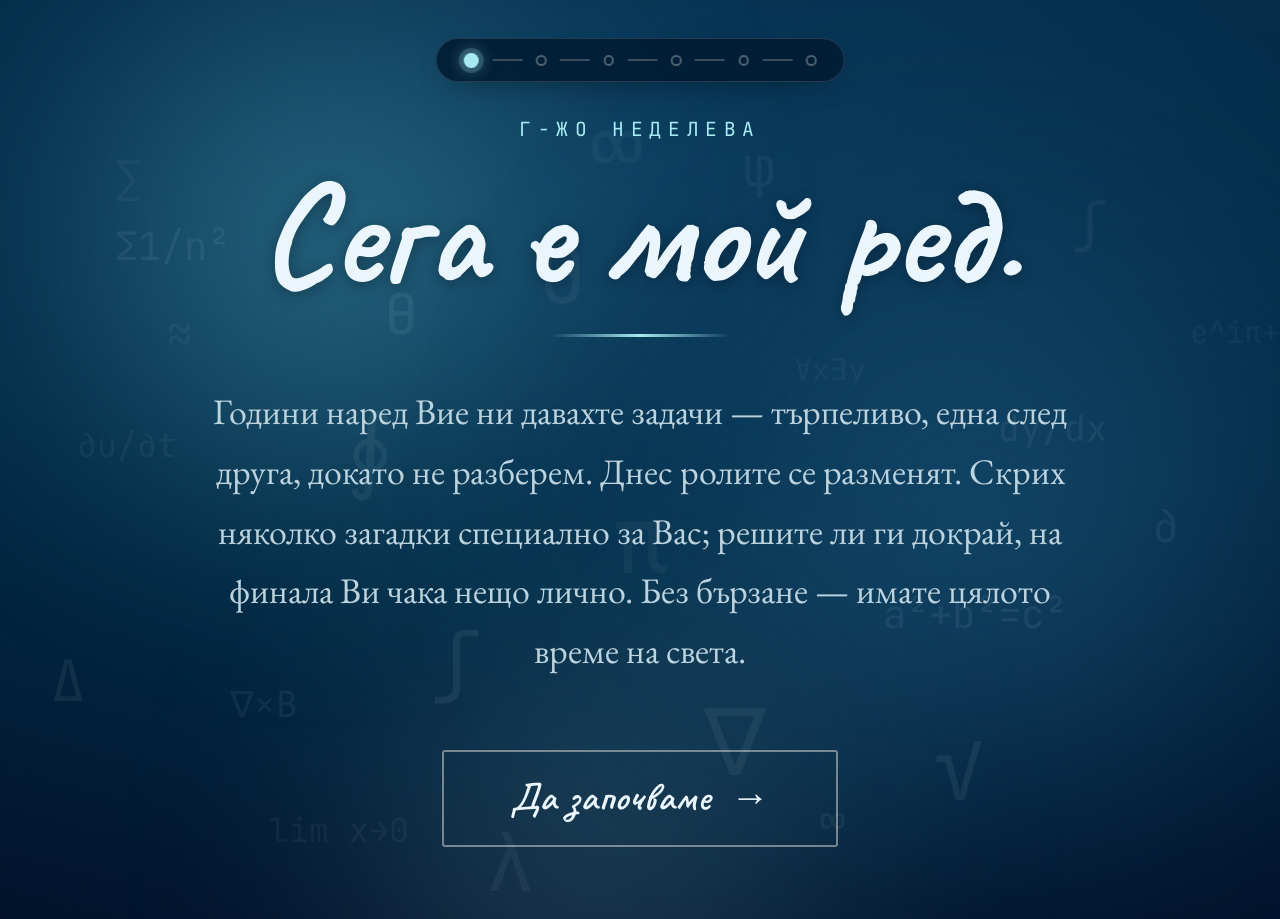
<file: site/index.html>
<!DOCTYPE html>
<html lang="bg">
<head>
<meta charset="utf-8">
<meta name="viewport" content="width=device-width,initial-scale=1,viewport-fit=cover">
<meta name="theme-color" content="#022b46">
<title>Сега е мой ред</title>
<meta name="description" content="Малка игра със задачи — и една изненада на финала.">
<meta property="og:title" content="Сега е мой ред.">
<meta property="og:description" content="Няколко загадки, скрити специално за Вас.">
<meta property="og:type" content="website">
<link rel="icon" href="data:image/svg+xml,%3Csvg xmlns='http://www.w3.org/2000/svg' viewBox='0 0 100 100'%3E%3Ctext y='.9em' font-size='90'%3E%E2%88%9E%3C/text%3E%3C/svg%3E">
<link rel="preconnect" href="https://fonts.googleapis.com">
<link rel="preconnect" href="https://fonts.gstatic.com" crossorigin>
<link href="https://fonts.googleapis.com/css2?family=Caveat:wght@500;600;700&family=EB+Garamond:ital,wght@0,400;0,500;0,600;1,400&family=JetBrains+Mono:wght@300;400;500&display=swap" rel="stylesheet">
<link rel="stylesheet" href="assets/style.css">
</head>
<body>
<main class="screen">
  <div class="progress" data-progress="0"></div>
  <div class="aurora" aria-hidden="true"><i></i><i></i><i></i></div>
  <div class="grain" aria-hidden="true"></div>
  <div class="symbols" data-symbols></div>

  <div class="content">
    <p class="eyebrow fade-1">г-жо&nbsp;Неделева</p>
    <h1 class="hero fade-2">Сега е мой ред.</h1>
    <div class="rule fade-3"></div>
    <p class="lead fade-3">Години наред Вие ни давахте задачи — търпеливо, една след друга, докато не разберем. Днес ролите се разменят. Скрих няколко загадки специално за Вас; решите ли ги докрай, на финала Ви чака нещо лично. Без бързане — имате цялото време на света.</p>
    <a class="btn fade-4" href="zadacha-1.html" style="margin-top:clamp(30px,6vw,69px)">Да започваме&nbsp;&nbsp;→</a>
  </div>
</main>
<script src="assets/app.js"></script>
</body>
</html>
</file>
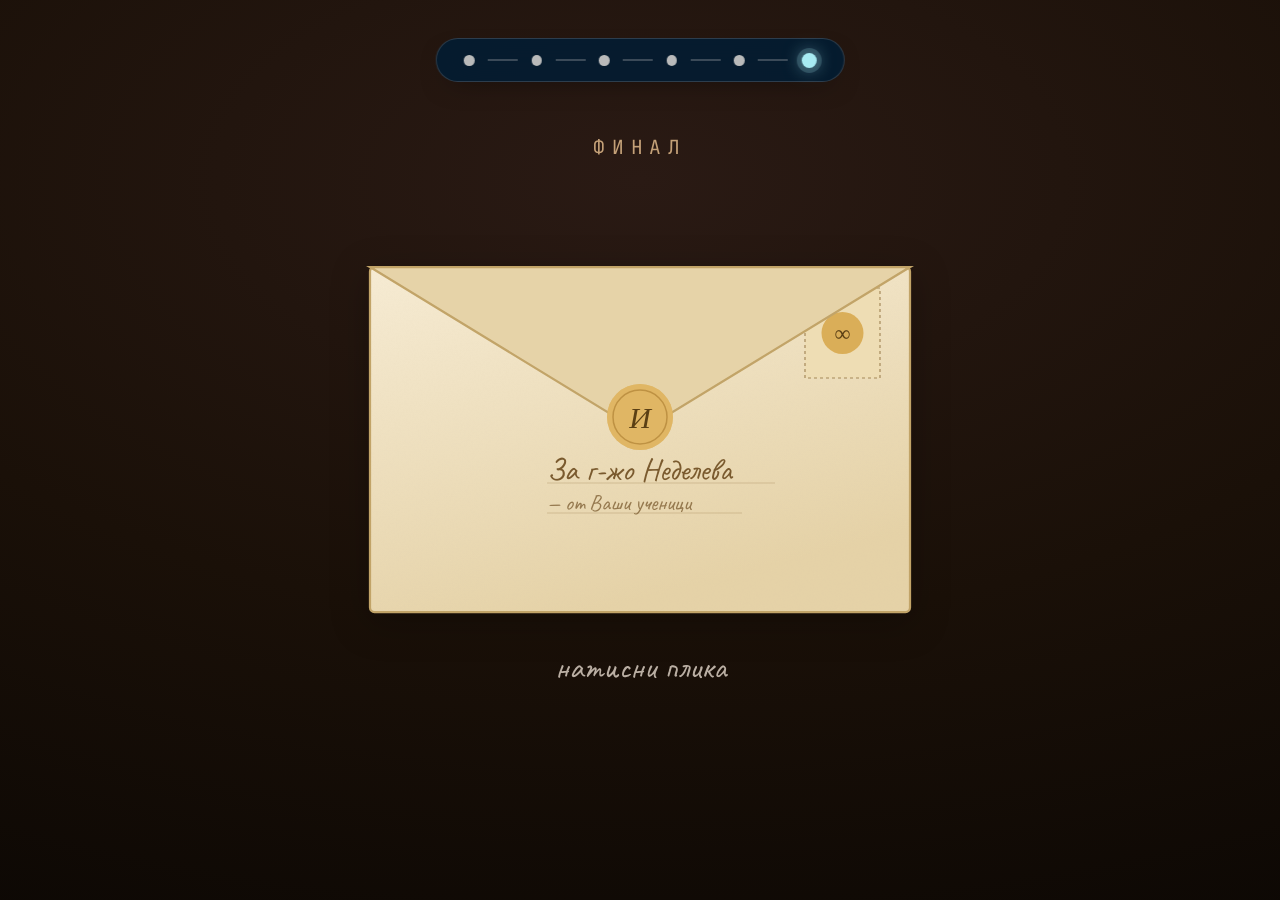
<file: site/final.html>
<!DOCTYPE html>
<html lang="bg">
<head>
<meta charset="utf-8">
<meta name="viewport" content="width=device-width,initial-scale=1,viewport-fit=cover">
<meta name="theme-color" content="#1a1008">
<title>Финал</title>
<link rel="icon" href="data:image/svg+xml,%3Csvg xmlns='http://www.w3.org/2000/svg' viewBox='0 0 100 100'%3E%3Ctext y='.9em' font-size='90'%3E%E2%88%9E%3C/text%3E%3C/svg%3E">
<link rel="preconnect" href="https://fonts.googleapis.com">
<link rel="preconnect" href="https://fonts.gstatic.com" crossorigin>
<link href="https://fonts.googleapis.com/css2?family=Caveat:wght@500;600;700&family=EB+Garamond:ital,wght@0,400;0,500;0,600;1,400&family=JetBrains+Mono:wght@300;400;500&display=swap" rel="stylesheet">
<link rel="stylesheet" href="assets/style.css">
<style>
  .stage{position:relative;z-index:2;flex:1;width:100%;display:grid;place-items:center;
    perspective:2100px;perspective-origin:50% 40%}

  .envelope{
    width:min(540px,86vw);cursor:pointer;background:none;border:none;padding:0;
    display:block;transition:transform .9s cubic-bezier(.22,.85,.32,1.12),filter .6s;
    filter:drop-shadow(0 9px 18px rgba(0,0,0,.25));-webkit-tap-highlight-color:transparent}
  .envelope svg{display:block;width:100%;height:auto;overflow:visible}
  .envelope:focus-visible{outline:3px solid #D9A94E;outline-offset:8px;border-radius:4px}
  .envelope.lifting{transform:translateY(-4vh) scale(1.06);filter:drop-shadow(0 36px 54px rgba(0,0,0,.4))}
  .flap{transform-origin:180px 0;transition:transform 1s cubic-bezier(.5,1.1,.4,1)}
  .open .flap{transform:rotateX(165deg) translateY(-1.5px)}
  .seal,.addr{transition:opacity .3s}
  .open .seal,.open .addr{opacity:0}
  .seams{opacity:0;transition:opacity .3s}
  .open .seams{opacity:1}

  .tap{font-family:var(--hand);font-size:clamp(20px,4.6vw,33px);color:#fff3e6;
    opacity:.7;margin-top:clamp(18px,4vw,34px);transition:opacity .4s;text-align:center}
  .tap.gone{opacity:0}

  .letterwrap{position:relative;width:min(930px,92vw);
    opacity:0;transform:scale(.72);transition:opacity .5s,transform .6s cubic-bezier(.5,1.1,.4,1)}
  .letterwrap.in{opacity:1;transform:scale(1)}
  .paperpage{
    position:relative;border-radius:6px;overflow:hidden;box-sizing:border-box;
    height:min(880px,calc(100svh - clamp(150px,26vh,230px)));
    box-shadow:0 45px 90px rgba(0,0,0,.45);
    background:repeating-linear-gradient(0deg,transparent 0,transparent 49.5px,rgba(120,90,60,.16) 49.5px,rgba(120,90,60,.16) 51px),
               linear-gradient(180deg,#fdf6e9 0%,#f6e9d2 100%)}
  .crease{position:absolute;left:0;right:0;height:1.5px;opacity:.85;
    background:linear-gradient(90deg,transparent,rgba(120,90,60,.4),transparent)}
  .lettertext{
    position:absolute;inset:clamp(24px,5vw,75px) clamp(20px,5.4vw,84px);
    font-family:var(--serif);font-size:clamp(16px,3.1vw,33px);line-height:1.55;
    color:#3a2820;overflow-y:auto;-webkit-overflow-scrolling:touch}
  .lettertext > *{opacity:0;transform:translateY(9px);transition:opacity .5s,transform .5s}
  .letterwrap.read .lettertext > *{opacity:1;transform:none}
  .greet{font-family:var(--hand);font-weight:700;font-size:clamp(26px,5.4vw,45px);
    color:#5a3f14;margin:0 0 clamp(14px,2.6vw,27px)}
  .lettertext p{margin:0 0 clamp(14px,2.4vw,26px)}
  .photo{display:grid;place-items:center;text-align:center;margin:clamp(20px,4vw,33px) auto;
    width:100%;max-width:600px;aspect-ratio:600/345;border-radius:6px;
    border:2px dashed rgba(120,90,60,.45);background:rgba(120,90,60,.05);
    font-family:var(--mono);font-size:clamp(11px,2.4vw,16px);color:#8a6a42;
    letter-spacing:.1em;text-transform:uppercase;padding:12px;box-sizing:border-box}
  .photo img{width:100%;height:100%;object-fit:cover;border-radius:4px;display:block}
  .sign{font-family:var(--hand);font-weight:600;font-size:clamp(22px,4.4vw,36px);
    color:#5a3f14;text-align:center;margin:0}
  .sign.names{color:#a87a2e;margin-top:3px}
  .closebtn{position:absolute;top:clamp(-18px,-3vw,-24px);right:clamp(-10px,-2vw,-24px);
    width:clamp(40px,8vw,54px);height:clamp(40px,8vw,54px);border-radius:50%;border:none;
    background:#2a1a14;color:#fff3e6;font-size:clamp(22px,4.4vw,30px);line-height:1;
    cursor:pointer;box-shadow:0 6px 18px rgba(0,0,0,.4);display:grid;place-items:center;z-index:3}
  .closebtn:focus-visible{outline:3px solid #D9A94E;outline-offset:3px}
  .smallenv{width:min(360px,62vw);margin-top:clamp(16px,3vw,27px);
    filter:drop-shadow(0 15px 27px rgba(0,0,0,.4))}
  .smallenv svg{display:block;width:100%;height:auto}
  @media (max-height:700px){.smallenv{display:none}}
</style>
</head>
<body>
<main class="screen dark" style="justify-content:flex-start">
  <div class="progress" data-progress="5" style="border-color:rgba(244,241,234,.16)"></div>

  <p class="eyebrow" style="position:relative;z-index:2;color:#e0b98a;opacity:.85;margin-top:clamp(8px,2vh,24px)">Финал</p>

  <div class="stage">
    <!-- envelope -->
    <div id="envStage" style="display:grid;place-items:center">
      <button class="envelope" id="env" type="button" aria-label="Отвори плика">
        <svg viewBox="0 0 360 230" aria-hidden="true">
          <defs>
            <linearGradient id="eg" x1="0" y1="0" x2="0.4" y2="1">
              <stop offset="0%" stop-color="#f7ecd4"/><stop offset="100%" stop-color="#e6d3a8"/>
            </linearGradient>
            <filter id="nz"><feTurbulence type="fractalNoise" baseFrequency="0.9" numOctaves="2" seed="4"/>
              <feColorMatrix values="0 0 0 0 0.4 0 0 0 0 0.3 0 0 0 0 0.2 0 0 0 0.06 0"/>
              <feComposite in2="SourceGraphic" operator="in"/></filter>
          </defs>
          <rect width="360" height="230" rx="3" fill="url(#eg)" stroke="#c2a468" stroke-width="1.5"/>
          <rect width="360" height="230" rx="3" filter="url(#nz)" opacity=".5"/>
          <g class="seams">
            <path d="M0 0 180 100 360 0" fill="none" stroke="#a5895a" stroke-width="1" opacity=".3"/>
            <path d="M0 230 180 130 360 230" fill="none" stroke="#a5895a" stroke-width="1" opacity=".3"/>
          </g>
          <g class="addr">
            <line x1="118" y1="144" x2="270" y2="144" stroke="#a5895a" stroke-width=".6" opacity=".4"/>
            <line x1="118" y1="164" x2="248" y2="164" stroke="#a5895a" stroke-width=".6" opacity=".4"/>
            <text x="118" y="142" fill="#7a5a2e" font-size="21" font-family="Caveat, cursive">За г-жо Неделева</text>
            <text x="118" y="162" fill="#7a5a2e" font-size="15" font-family="Caveat, cursive" opacity=".75">— от Ваши ученици</text>
            <rect x="290" y="14" width="50" height="60" fill="#eeddb4" stroke="#a5895a" stroke-width=".8" stroke-dasharray="2 2"/>
            <circle cx="315" cy="44" r="14" fill="#D9A94E" opacity=".9"/>
            <text x="315" y="49" text-anchor="middle" fill="#5a3f14" font-size="15" font-family="serif">∞</text>
          </g>
          <g class="flap">
            <path d="M0 0 180 110 360 0Z" fill="#e6d3a8" stroke="#c2a468" stroke-width="1.5"/>
            <g class="seal" transform="translate(180,100)">
              <circle r="22" fill="#D9A94E"/><circle r="22" fill="#e8c37a" opacity=".5"/>
              <circle r="18" fill="none" stroke="#a87a2e" stroke-width="1" opacity=".6"/>
              <text text-anchor="middle" y="7" fill="#5a3f14" font-size="20" font-family="serif" font-style="italic">И</text>
            </g>
          </g>
        </svg>
      </button>
      <p class="tap" id="tap">натисни плика</p>
    </div>

    <!-- letter -->
    <div id="readStage" hidden style="display:grid;place-items:center;width:100%">
      <div class="letterwrap" id="letter">
        <div class="paperpage">
          <div class="crease" style="top:33.33%"></div>
          <div class="crease" style="top:66.66%"></div>
          <div class="lettertext">
            <p class="greet">Скъпа г-жо Неделева,</p>
            <p>Щом сте стигнали дотук — значи сте решили всичко. Точно както винаги сте ни учили: не с бързане, а с търпение, докато парчетата не си дойдат на мястото.</p>
            <p>Малцина от нас помнят наизуст формулите. Но помним звука на тебешира, гласа, който обясняваше отново и отново, без да се уморява, и увереността Ви, че всеки от нас може да го разбере — стига да не бърза.</p>
            <p>Тази малка игра е скромен опит да Ви върнем нещо от годините задачи — с обичта, с която ги давахте.</p>
            <p>Благодарим Ви. За търпението. За строгостта, която ни направи по-добри. И за всичко, което не се побира на тази страница.</p>
            <!-- ЗАМЕНИ: сложи снимка на класа в assets/class.jpg и разкоментирай реда с <img> -->
            <div class="photo"><!-- <img src="assets/class.jpg" alt="Снимка на класа"> -->снимка на класа тук</div>
            <p class="sign">С обич и уважение,</p>
            <p class="sign names">[ имената на учениците Ви ]</p>
          </div>
        </div>
        <button class="closebtn" id="close" type="button" aria-label="Затвори писмото">×</button>
      </div>

      <div class="smallenv" aria-hidden="true">
        <svg viewBox="0 0 360 230">
          <rect width="360" height="230" rx="3" fill="#f0e2bf" stroke="#c2a468" stroke-width="1.5"/>
          <path d="M0 0 180 100 360 0" fill="none" stroke="#a5895a" stroke-width="1" opacity=".3"/>
          <path d="M0 230 180 130 360 230" fill="none" stroke="#a5895a" stroke-width="1" opacity=".3"/>
          <g style="transform-origin:180px 0;transform:rotateX(165deg) translateY(-1.5px)">
            <path d="M0 0 180 110 360 0Z" fill="#e6d3a8" stroke="#c2a468" stroke-width="1.5"/>
          </g>
        </svg>
      </div>
    </div>
  </div>
</main>

<script src="assets/app.js"></script>
<script>
(function () {
  var env = document.getElementById("env");
  var envStage = document.getElementById("envStage");
  var readStage = document.getElementById("readStage");
  var letter = document.getElementById("letter");
  var tap = document.getElementById("tap");
  var timers = [];

  function later(fn, ms) { timers.push(setTimeout(fn, ms)); }
  function clearAll() { timers.forEach(clearTimeout); timers = []; }

  env.addEventListener("click", function () {
    if (env.classList.contains("lifting")) return;
    tap.classList.add("gone");
    env.classList.add("lifting");
    later(function () { env.classList.add("open"); }, 500);
    later(function () {
      envStage.hidden = true;
      readStage.hidden = false;
      later(function () { letter.classList.add("in"); }, 40);
      later(function () {
        letter.classList.add("read");
        window.ilka.store.set("ilka_final", "opened");
      }, 620);
    }, 1900);
  });

  document.getElementById("close").addEventListener("click", function () {
    clearAll();
    letter.classList.remove("in", "read");
    readStage.hidden = true;
    envStage.hidden = false;
    env.classList.remove("lifting", "open");
    tap.classList.remove("gone");
    env.focus();
  });
})();
</script>
</body>
</html>
</file>
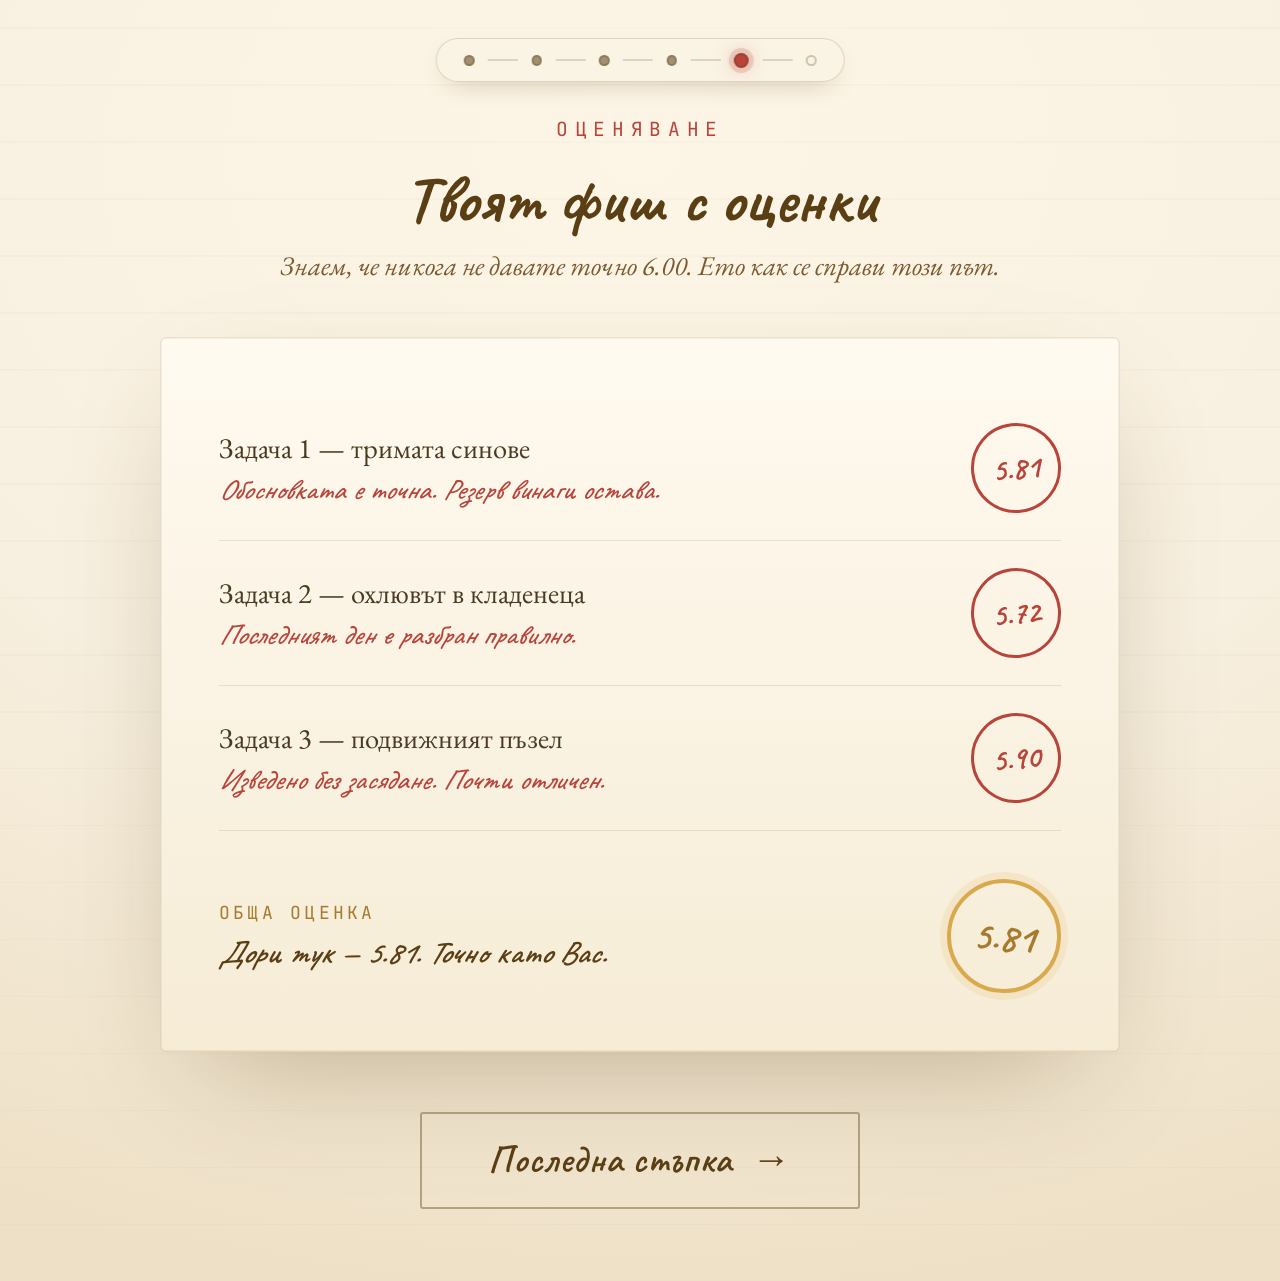
<file: site/ocenki.html>
<!DOCTYPE html>
<html lang="bg">
<head>
<meta charset="utf-8">
<meta name="viewport" content="width=device-width,initial-scale=1,viewport-fit=cover">
<meta name="theme-color" content="#f7efdf">
<title>Твоят фиш с оценки</title>
<link rel="icon" href="data:image/svg+xml,%3Csvg xmlns='http://www.w3.org/2000/svg' viewBox='0 0 100 100'%3E%3Ctext y='.9em' font-size='90'%3E%E2%88%9E%3C/text%3E%3C/svg%3E">
<link rel="preconnect" href="https://fonts.googleapis.com">
<link rel="preconnect" href="https://fonts.gstatic.com" crossorigin>
<link href="https://fonts.googleapis.com/css2?family=Caveat:wght@500;600;700&family=EB+Garamond:ital,wght@0,400;0,500;0,600;1,400&family=JetBrains+Mono:wght@300;400;500&display=swap" rel="stylesheet">
<link rel="stylesheet" href="assets/style.css">
<style>
  .lined{position:absolute;inset:0;z-index:0;pointer-events:none;opacity:.4;
    background-image:repeating-linear-gradient(0deg,transparent 0,transparent 55.5px,rgba(90,63,20,.06) 55.5px,rgba(90,63,20,.06) 57px)}
  .sheet{position:relative;z-index:2;width:100%;max-width:960px;
    padding:clamp(24px,4.6vw,60px) clamp(20px,4.6vw,66px);
    background:linear-gradient(180deg,#fffaf0,#f6ecd6);border-radius:6px;
    box-shadow:0 45px 120px -48px rgba(90,63,20,.4),inset 0 0 0 1.5px rgba(120,90,40,.16)}
  .grow{display:flex;align-items:center;gap:clamp(14px,3vw,33px);
    padding:clamp(16px,2.8vw,27px) 0;border-bottom:1.5px solid rgba(120,90,40,.14)}
  .grow .label{font-family:var(--serif);font-size:clamp(16px,3vw,28.5px);color:#4a3a22}
  .grow .note{font-family:var(--hand);font-style:italic;font-weight:500;
    font-size:clamp(16px,3vw,28.5px);color:#B8443A;margin-top:6px}
  .mark{flex:none;border-radius:50%;display:grid;place-items:center;
    font-family:var(--hand);font-weight:700;transform:rotate(-6deg);
    width:clamp(54px,11vw,90px);height:clamp(54px,11vw,90px);
    border:3px solid #B8443A;color:#B8443A;font-size:clamp(20px,4vw,31.5px)}
  .total{display:flex;align-items:center;gap:clamp(14px,3vw,33px);
    padding-top:clamp(22px,3.6vw,39px);margin-top:9px}
  .total .cap{font-family:var(--mono);font-size:var(--fs-micro);letter-spacing:.18em;
    text-transform:uppercase;color:#a87a2e}
  .total .say{font-family:var(--hand);font-style:italic;font-weight:600;
    font-size:clamp(18px,3.4vw,31.5px);color:#5a3f14;margin-top:9px}
  .mark.big{width:clamp(70px,14vw,114px);height:clamp(70px,14vw,114px);
    border:4px solid #D9A94E;color:#a87a2e;font-size:clamp(25px,5vw,40.5px);
    transform:rotate(4deg);box-shadow:0 0 0 7px rgba(217,169,78,.14)}
  .sheettitle{font-family:var(--hand);font-weight:700;font-size:clamp(34px,7.4vw,66px);
    color:#5a3f14;line-height:1.02;margin:0}
  .sheetsub{font-family:var(--serif);font-style:italic;font-size:clamp(15px,3vw,27px);
    color:#7a5a2e;margin:15px auto 0;max-width:780px}
</style>
</head>
<body class="paper">
<main class="screen paperbg">
  <div class="progress onpaper" data-progress="4"></div>
  <div class="lined" aria-hidden="true"></div>

  <p class="eyebrow fade-1" style="position:relative;z-index:2;color:#B8443A;margin-bottom:clamp(12px,2.4vw,24px)">Оценяване</p>

  <div class="content fade-2" style="margin-bottom:clamp(26px,5vw,54px)">
    <h1 class="sheettitle">Твоят фиш с оценки</h1>
    <p class="sheetsub">Знаем, че никога не давате точно 6.00. Ето как се справи този път.</p>
  </div>

  <section class="sheet fade-3" id="sheet"></section>

  <a class="btn fade-4" href="final.html" style="position:relative;z-index:2;margin-top:clamp(30px,5.6vw,60px)">Последна стъпка&nbsp;&nbsp;→</a>
</main>

<script src="assets/app.js"></script>
<script>
(function () {
  var s = window.ilka.store;
  var g1 = s.get("ilka_grade1", "5.81");
  var g2 = s.get("ilka_grade2", "5.72");
  var g3 = s.get("ilka_grade3", "5.90");
  var avg = ((parseFloat(g1) + parseFloat(g2) + parseFloat(g3)) / 3).toFixed(2);

  var rows = [
    { label: "Задача 1 — тримата синове", grade: g1, note: "Обосновката е точна. Резерв винаги остава." },
    { label: "Задача 2 — охлювът в кладенеца", grade: g2, note: "Последният ден е разбран правилно." },
    { label: "Задача 3 — подвижният пъзел", grade: g3, note: "Изведено без засядане. Почти отличен." }
  ];

  var html = rows.map(function (r) {
    return '<div class="grow"><div style="flex:1;min-width:0">' +
      '<div class="label">' + r.label + '</div>' +
      '<div class="note">' + r.note + '</div></div>' +
      '<div class="mark">' + r.grade + '</div></div>';
  }).join("");

  html += '<div class="total"><div style="flex:1;min-width:0">' +
    '<div class="cap">Обща оценка</div>' +
    '<div class="say">Дори тук — ' + avg + '. Точно като Вас.</div></div>' +
    '<div class="mark big">' + avg + '</div></div>';

  document.getElementById("sheet").innerHTML = html;
})();
</script>
</body>
</html>
</file>
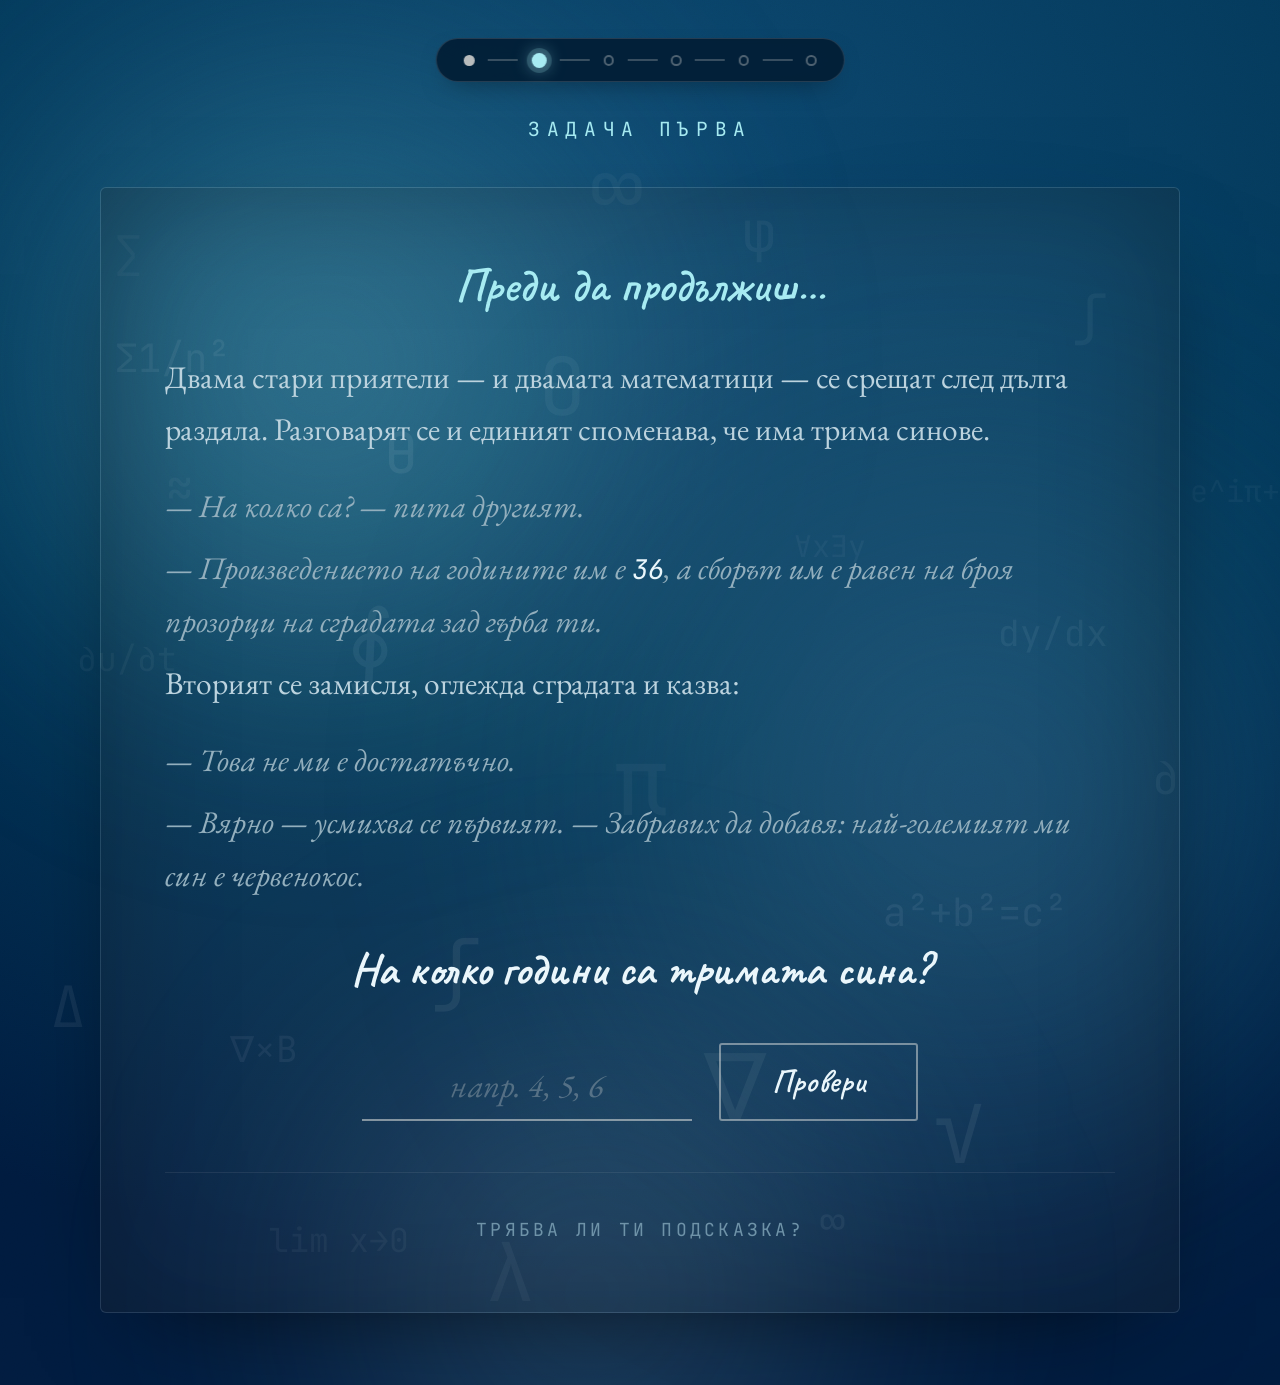
<file: site/zadacha-1.html>
<!DOCTYPE html>
<html lang="bg">
<head>
<meta charset="utf-8">
<meta name="viewport" content="width=device-width,initial-scale=1,viewport-fit=cover">
<meta name="theme-color" content="#023859">
<title>Задача първа — Тримата синове</title>
<link rel="icon" href="data:image/svg+xml,%3Csvg xmlns='http://www.w3.org/2000/svg' viewBox='0 0 100 100'%3E%3Ctext y='.9em' font-size='90'%3E%E2%88%9E%3C/text%3E%3C/svg%3E">
<link rel="preconnect" href="https://fonts.googleapis.com">
<link rel="preconnect" href="https://fonts.gstatic.com" crossorigin>
<link href="https://fonts.googleapis.com/css2?family=Caveat:wght@500;600;700&family=EB+Garamond:ital,wght@0,400;0,500;0,600;1,400&family=JetBrains+Mono:wght@300;400;500&display=swap" rel="stylesheet">
<link rel="stylesheet" href="assets/style.css">
</head>
<body>
<main class="screen s1">
  <div class="progress" data-progress="1"></div>
  <div class="aurora" aria-hidden="true"><i></i><i></i><i></i></div>
  <div class="grain" aria-hidden="true"></div>
  <div class="symbols" data-symbols></div>

  <p class="eyebrow fade-1" style="position:relative;z-index:2;margin-bottom:clamp(20px,4vw,45px)">Задача&nbsp;първа</p>

  <section class="card fade-2">
    <h1 class="h2">Преди да продължиш…</h1>

    <div class="prose">
      <p>Двама стари приятели — и двамата математици — се срещат след дълга раздяла. Разговарят се и единият споменава, че има трима синове.</p>
      <p class="said">— На колко са? — пита другият.</p>
      <p class="said">— Произведението на годините им е <span class="num">36</span>, а сборът им е равен на броя прозорци на сградата зад гърба ти.</p>
      <p>Вторият се замисля, оглежда сградата и казва:</p>
      <p class="said">— Това не ми е достатъчно.</p>
      <p class="said">— Вярно — усмихва се първият. — Забравих да добавя: най-големият ми син е червенокос.</p>
    </div>

    <p class="q">На колко години са тримата сина?</p>

    <div id="ask">
      <form class="answer" id="form" novalidate>
        <div class="row">
          <label class="visually-hidden" for="answer" style="position:absolute;width:1px;height:1px;overflow:hidden;clip:rect(0 0 0 0)">Отговор</label>
          <input class="field" id="answer" type="text" inputmode="text" autocomplete="off"
                 autocapitalize="off" spellcheck="false" placeholder="напр. 4, 5, 6">
          <button class="btn sm" type="submit">Провери</button>
        </div>
        <div class="feedback" id="feedback" hidden>
          <svg viewBox="0 0 24 24" fill="none" stroke="#e0918f" stroke-width="2.4" stroke-linecap="round" aria-hidden="true"><path d="M6 6 18 18"/><path d="M18 6 6 18"/></svg>
          <span>Не съвсем. Помисли пак — отговорът е по-близо, отколкото изглежда.</span>
        </div>
      </form>
    </div>

    <div class="done-panel" id="done" hidden>
      <svg class="tick" viewBox="0 0 52 52" fill="none" stroke="#A7EBF2" stroke-width="3.2" stroke-linecap="round" stroke-linejoin="round" aria-hidden="true">
        <path d="M12 27 22 37 41 15" stroke-dasharray="60" stroke-dashoffset="60" style="animation:draw .7s cubic-bezier(.2,.7,.2,1) .1s forwards"/>
      </svg>
      <p class="big">Точно така.</p>
      <p class="sub">Знаех си, че ще ги откриеш. Следващата задача те очаква съвсем скоро.</p>
      <a class="btn sm" href="zadacha-2.html">Продължи&nbsp;&nbsp;→</a>
      <button class="linkbtn" id="again" type="button">реши отново</button>
    </div>

    <div class="hintbox">
      <button class="linkbtn" id="hintBtn" type="button" aria-expanded="false" aria-controls="hint">трябва ли ти подсказка?</button>
      <p id="hint" hidden>Запиши всички тройки естествени числа с произведение 36. Защо подсказката за прозорците не е достатъчна на втория математик — и какво променя думата „най-големият“?</p>
    </div>
  </section>
</main>

<script src="assets/app.js"></script>
<script>
window.ILKA_QUIZ = {
  key: "ilka_stage1",
  gradeKey: "ilka_grade1",
  grade: "5.81",
  check: function (n) {
    var s = n.slice().sort(function (a, b) { return a - b; });
    return s.length === 3 && s[0] === 2 && s[1] === 2 && s[2] === 9;
  }
};
</script>
<script src="assets/quiz.js"></script>
</body>
</html>
</file>
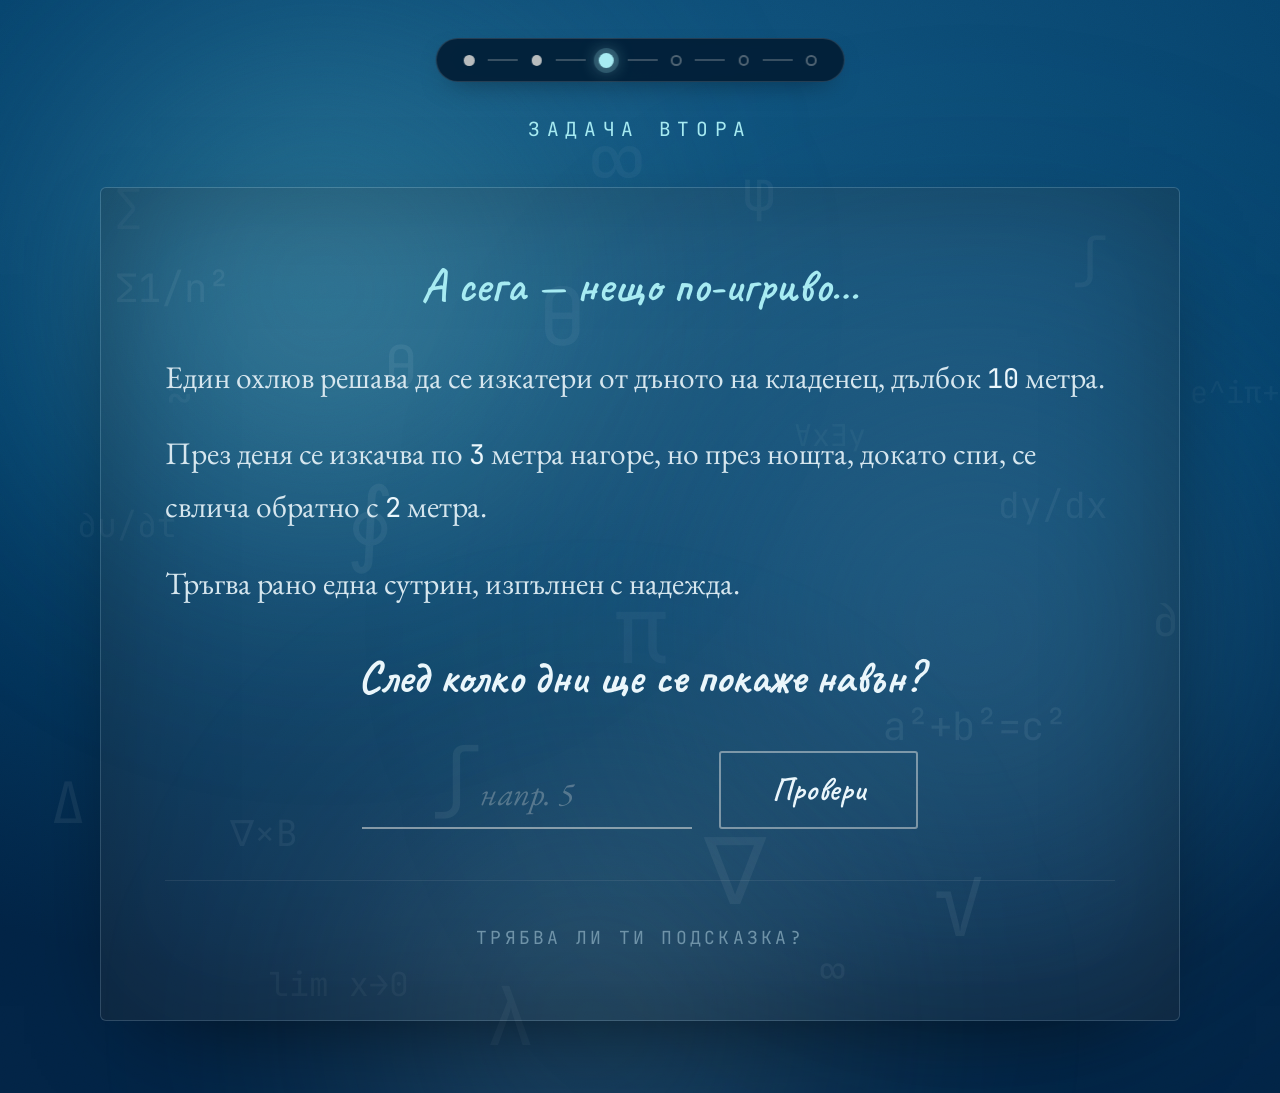
<file: site/zadacha-2.html>
<!DOCTYPE html>
<html lang="bg">
<head>
<meta charset="utf-8">
<meta name="viewport" content="width=device-width,initial-scale=1,viewport-fit=cover">
<meta name="theme-color" content="#04416b">
<title>Задача втора — Охлювът в кладенеца</title>
<link rel="icon" href="data:image/svg+xml,%3Csvg xmlns='http://www.w3.org/2000/svg' viewBox='0 0 100 100'%3E%3Ctext y='.9em' font-size='90'%3E%E2%88%9E%3C/text%3E%3C/svg%3E">
<link rel="preconnect" href="https://fonts.googleapis.com">
<link rel="preconnect" href="https://fonts.gstatic.com" crossorigin>
<link href="https://fonts.googleapis.com/css2?family=Caveat:wght@500;600;700&family=EB+Garamond:ital,wght@0,400;0,500;0,600;1,400&family=JetBrains+Mono:wght@300;400;500&display=swap" rel="stylesheet">
<link rel="stylesheet" href="assets/style.css">
</head>
<body>
<main class="screen s2">
  <div class="progress" data-progress="2"></div>
  <div class="aurora" aria-hidden="true"><i></i><i></i><i></i></div>
  <div class="grain" aria-hidden="true"></div>
  <div class="symbols" data-symbols></div>

  <p class="eyebrow fade-1" style="position:relative;z-index:2;margin-bottom:clamp(20px,4vw,45px)">Задача&nbsp;втора</p>

  <section class="card fade-2" style="background:rgba(244,241,234,.06);border-color:rgba(244,241,234,.13)">
    <h1 class="h2">А сега — нещо по-игриво…</h1>

    <div class="prose" style="color:#d6e6ee">
      <p>Един охлюв решава да се изкатери от дъното на кладенец, дълбок <span class="num">10</span> метра.</p>
      <p>През деня се изкачва по <span class="num">3</span> метра нагоре, но през нощта, докато спи, се свлича обратно с <span class="num">2</span> метра.</p>
      <p>Тръгва рано една сутрин, изпълнен с надежда.</p>
    </div>

    <p class="q">След колко дни ще се покаже навън?</p>

    <div id="ask">
      <form class="answer" id="form" novalidate>
        <div class="row">
          <label for="answer" style="position:absolute;width:1px;height:1px;overflow:hidden;clip:rect(0 0 0 0)">Отговор</label>
          <input class="field" id="answer" type="text" inputmode="numeric" autocomplete="off"
                 autocapitalize="off" spellcheck="false" placeholder="напр. 5">
          <button class="btn sm" type="submit">Провери</button>
        </div>
        <div class="feedback" id="feedback" hidden>
          <svg viewBox="0 0 24 24" fill="none" stroke="#f0a6a4" stroke-width="2.4" stroke-linecap="round" aria-hidden="true"><path d="M6 6 18 18"/><path d="M18 6 6 18"/></svg>
          <span style="color:#f0a6a4">Почти. Внимавай какво се случва в последния ден.</span>
        </div>
      </form>
    </div>

    <div class="done-panel" id="done" hidden>
      <svg class="tick" viewBox="0 0 52 52" fill="none" stroke="#A7EBF2" stroke-width="3.2" stroke-linecap="round" stroke-linejoin="round" aria-hidden="true">
        <path d="M12 27 22 37 41 15" stroke-dasharray="60" stroke-dashoffset="60" style="animation:draw .7s cubic-bezier(.2,.7,.2,1) .1s forwards"/>
      </svg>
      <p class="big">Браво!</p>
      <p class="sub" style="color:#d6e6ee">Точно — на осмия ден главата му се показва на слънце. Следващото те очаква скоро.</p>
      <a class="btn sm" href="zadacha-3.html">Продължи&nbsp;&nbsp;→</a>
      <button class="linkbtn" id="again" type="button">реши отново</button>
    </div>

    <div class="hintbox">
      <button class="linkbtn" id="hintBtn" type="button" aria-expanded="false" aria-controls="hint">трябва ли ти подсказка?</button>
      <p id="hint" hidden>Всеки ден носи по 3 метра, всяка нощ отнема 2. Но дали последният ден изобщо има нощ след себе си?</p>
    </div>
  </section>
</main>

<script src="assets/app.js"></script>
<script>
window.ILKA_QUIZ = {
  key: "ilka_stage2",
  gradeKey: "ilka_grade2",
  grade: "5.72",
  check: function (n) { return n.length === 1 && n[0] === 8; }
};
</script>
<script src="assets/quiz.js"></script>
</body>
</html>
</file>
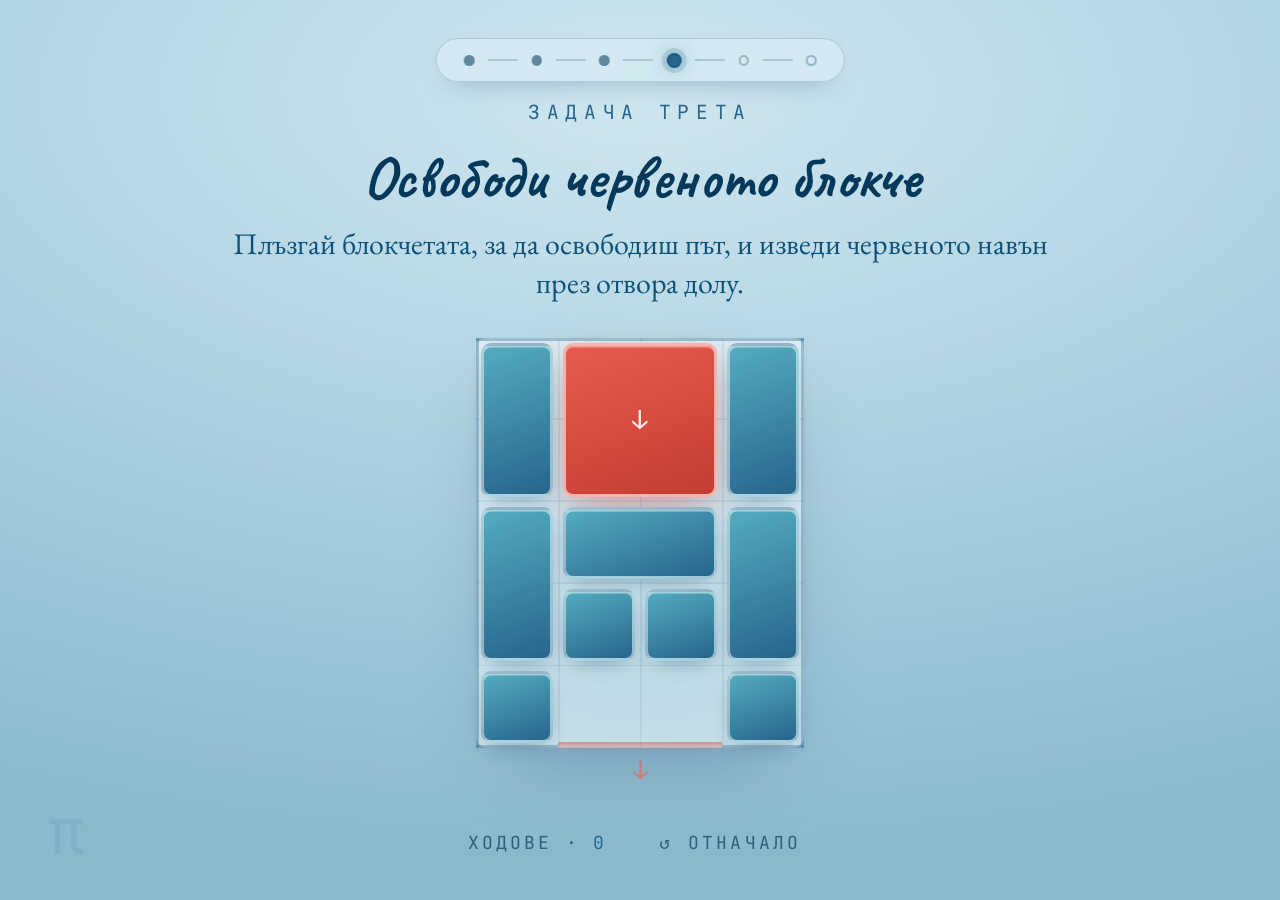
<file: site/zadacha-3.html>
<!DOCTYPE html>
<html lang="bg">
<head>
<meta charset="utf-8">
<meta name="viewport" content="width=device-width,initial-scale=1,viewport-fit=cover">
<meta name="theme-color" content="#a9cfdf">
<title>Задача трета — Освободи червеното блокче</title>
<link rel="icon" href="data:image/svg+xml,%3Csvg xmlns='http://www.w3.org/2000/svg' viewBox='0 0 100 100'%3E%3Ctext y='.9em' font-size='90'%3E%E2%88%9E%3C/text%3E%3C/svg%3E">
<link rel="preconnect" href="https://fonts.googleapis.com">
<link rel="preconnect" href="https://fonts.gstatic.com" crossorigin>
<link href="https://fonts.googleapis.com/css2?family=Caveat:wght@500;600;700&family=EB+Garamond:ital,wght@0,400;0,500;0,600;1,400&family=JetBrains+Mono:wght@300;400;500&display=swap" rel="stylesheet">
<link rel="stylesheet" href="assets/style.css">
<style>
  .screen.s3{--ink:#023859;--muted:#0d5179;--dim:#0d5179;--faint:#2f6076;--accent:#26658C}
  .s3 .progress{background:rgba(214,234,242,.93);border-color:rgba(2,56,89,.18);
    box-shadow:0 10px 28px -14px rgba(2,56,89,.4)}
  .s3 .progress .dot{border-color:rgba(2,56,89,.3)}
  .s3 .progress .dot.done{background:rgba(2,56,89,.55);border-color:transparent}
  .s3 .progress .dot.now{background:#26658C;box-shadow:0 0 0 5px rgba(38,101,140,.18),0 0 18px rgba(38,101,140,.5)}
  .s3 .progress .bar{background:rgba(2,56,89,.2)}
  .s3 .btn{color:#023859;border-color:rgba(2,56,89,.4)}
  .s3 .btn:hover{border-color:#26658C;color:#012437;box-shadow:0 0 36px -12px rgba(38,101,140,.45)}
  .s3 .eyebrow{color:#26658C}

  .board{
    position:relative;border-radius:12px;background:rgba(255,255,255,.36);
    box-shadow:0 33px 82px -42px rgba(40,72,116,.5),inset 0 0 105px rgba(255,255,255,.35);
    touch-action:none;margin:0 auto;
  }
  .board .edge{position:absolute;background:rgba(38,101,140,.34)}
  .exitglow{position:absolute;bottom:-3px;height:9px;
    background:linear-gradient(0deg,rgba(216,83,74,0),rgba(216,83,74,.55));animation:pulse 2.4s ease-in-out infinite}
  .exitarrow{font-family:var(--mono);color:#e0817a;text-align:center;
    animation:arrow 1.8s ease-in-out infinite;margin-top:10px;line-height:1}
  .piece{
    position:absolute;left:0;top:0;border-radius:10px;display:grid;place-items:center;
    touch-action:none;cursor:grab;user-select:none;-webkit-user-select:none;
    background:linear-gradient(160deg,#54ACBF,#26658C);
    border:3px solid rgba(255,255,255,.5);
    box-shadow:inset 0 1.5px 0 rgba(255,255,255,.5),0 8px 21px -10px rgba(2,56,89,.45);
    -webkit-tap-highlight-color:transparent;
  }
  .piece.target{
    background:linear-gradient(160deg,#e85c50,#c43c32);border-color:#f7b3ac;
    box-shadow:0 15px 42px -9px rgba(216,83,74,.55),inset 0 1.5px 0 rgba(255,255,255,.4);
    color:rgba(255,255,255,.9);font-family:var(--mono);
  }
  .piece.dragging{cursor:grabbing;z-index:9}
  .controls{display:flex;align-items:center;gap:clamp(20px,5vw,42px);
    margin-top:clamp(18px,3vw,36px);flex-wrap:wrap;justify-content:center}
  /* the board wants the vertical budget more than the margins do */
  .screen.s3{padding-top:clamp(70px,11vh,96px);padding-bottom:clamp(20px,3.5vh,40px)}
  .s3 .puzzlesub{margin-top:clamp(8px,1.6vw,15px)}
  .controls .count{font-family:var(--mono);font-size:var(--fs-micro);letter-spacing:.16em;
    text-transform:uppercase;color:#2f6076}
  .s3 .done-panel .big,.s3 .h2{color:#023859}
  .s3 .done-panel .sub{color:#0d5179}
  .puzzletitle{font-family:var(--hand);font-weight:700;font-size:clamp(30px,6.6vw,60px);
    color:#023859;line-height:1.05;margin:0}
  .puzzlesub{font-family:var(--serif);font-size:clamp(16px,3.2vw,30px);color:#0d5179;
    margin:15px auto 0;max-width:840px}
  /* secret skip: faint pi in the bottom-left corner. Deliberately clear of the
     board — at the original left:7%/top:80% it overlapped the board edge on
     phones and would have swallowed drags. */
  .skip{position:absolute;left:clamp(6px,3vw,40px);bottom:clamp(4px,3vh,36px);
    font-family:var(--mono);font-size:clamp(34px,7vw,63px);line-height:1;
    color:#26658C;opacity:.10;cursor:pointer;z-index:2;padding:10px;
    background:none;border:none;user-select:none;-webkit-user-select:none;
    -webkit-tap-highlight-color:transparent;transition:opacity .3s}
  .skip:hover{opacity:.28}
</style>
</head>
<body>
<main class="screen s3">
  <div class="progress" data-progress="3"></div>

  <p class="eyebrow fade-1" style="position:relative;z-index:2;margin-bottom:clamp(10px,2vw,21px)">Задача&nbsp;трета</p>

  <div class="content fade-2" style="margin-bottom:clamp(18px,3.4vw,36px)">
    <h1 class="puzzletitle">Освободи червеното блокче</h1>
    <p class="puzzlesub">Плъзгай блокчетата, за да освободиш път, и изведи червеното навън през отвора долу.</p>
  </div>

  <div id="play" class="content fade-3">
    <div class="board" id="board"></div>
    <div class="exitarrow" id="arrow">↓</div>
    <div class="controls">
      <span class="count">Ходове&nbsp;·&nbsp;<span id="moves" style="color:#26658C">0</span></span>
      <button class="linkbtn" id="reset" type="button">↺ Отначало</button>
    </div>
  </div>

  <div class="done-panel content" id="won" hidden>
    <svg class="tick" viewBox="0 0 52 52" fill="none" stroke="#d8534a" stroke-width="3.2" stroke-linecap="round" stroke-linejoin="round" aria-hidden="true">
      <path d="M12 27 22 37 41 15" stroke-dasharray="60" stroke-dashoffset="60" style="animation:draw .7s cubic-bezier(.2,.7,.2,1) .1s forwards"/>
    </svg>
    <p class="big">Свободно е!</p>
    <p class="sub" id="wonSub">Изведе го за <span id="finalMoves">0</span> хода. Знаех си, че ще намериш пътя — както винаги.</p>
    <a class="btn sm" href="ocenki.html">Твоят фиш с оценки&nbsp;&nbsp;→</a>
    <button class="linkbtn" id="retry" type="button">↺ Опитай пак</button>
  </div>
  <button class="skip" id="skip" type="button" tabindex="-1" aria-hidden="true">&#960;</button>

</main>

<script src="assets/app.js"></script>
<script src="assets/puzzle.js"></script>
</body>
</html>
</file>
<file: site/assets/style.css>
/* ===== Ilka — shared stylesheet ===== */

*,*::before,*::after{box-sizing:border-box}
html{-webkit-text-size-adjust:100%}
body{margin:0;background:#01112a;overflow-x:hidden}

:root{
  --ink:#eaf6fb;
  --muted:#bcd3de;
  --dim:#93afbd;
  --faint:#6f93a8;
  --accent:#A7EBF2;
  --danger:#e0918f;
  --line:rgba(244,241,234,.14);
  --card:rgba(244,241,234,.045);
  --cardline:rgba(244,241,234,.10);

  --serif:'EB Garamond',Georgia,'Times New Roman',serif;
  --hand:'Caveat','Bradley Hand','Segoe Script',cursive;
  --mono:'JetBrains Mono',ui-monospace,SFMono-Regular,Menlo,monospace;

  --gut:clamp(16px,5vw,36px);

  --fs-hero:clamp(46px,12vw,144px);
  --fs-lead:clamp(17.5px,3.6vw,36px);
  --fs-h2:clamp(26px,5.6vw,48px);
  --fs-h3:clamp(24px,5.2vw,45px);
  --fs-body:clamp(17px,3.3vw,31.5px);
  --fs-eyebrow:clamp(11px,2.4vw,19.5px);
  --fs-btn:clamp(21px,4vw,39px);
  --fs-btn-sm:clamp(19px,3.4vw,33px);
  --fs-micro:clamp(11px,2.2vw,18px);
}

/* light (paper) pages */
body.paper{background:#f7efdf}
.paper{
  --ink:#5a3f14; --muted:#7a5a2e; --dim:#7a5a2e; --faint:#2f6076;
  --accent:#B8443A; --line:rgba(90,63,20,.16);
}

/* ===== screen shell ===== */
.screen{
  position:relative;
  min-height:100svh;
  width:100%;
  overflow:hidden;
  display:flex;
  flex-direction:column;
  align-items:center;
  justify-content:center;
  padding:clamp(84px,14vh,116px) var(--gut) clamp(48px,8vh,72px);
  background:radial-gradient(120% 90% at 50% 18%,#0a3a5c 0%,#022b46 52%,#01112a 100%);
}
.screen.s1{background:radial-gradient(120% 80% at 50% 12%,#0d4870 0%,#023859 52%,#011C40 100%)}
.screen.s2{background:radial-gradient(120% 80% at 50% 12%,#12557f 0%,#04416b 52%,#022446 100%)}
.screen.s3{background:radial-gradient(120% 85% at 50% 10%,#cfe6ef 0%,#a9cfdf 55%,#8ab9cd 100%)}
.screen.paperbg{background:radial-gradient(120% 90% at 50% 12%,#fdf6e6 0%,#f7efdf 55%,#eee0c6 100%)}
.screen.dark{background:radial-gradient(120% 90% at 50% 20%,#2a1a14 0%,#1a1008 55%,#0d0804 100%)}

/* ===== decorative layers ===== */
.aurora{position:absolute;inset:-12%;z-index:0;pointer-events:none}
.aurora i{position:absolute;border-radius:50%;display:block}
.aurora i:nth-child(1){left:6%;top:4%;width:48%;height:54%;background:radial-gradient(circle,rgba(84,172,191,.5),transparent 68%);filter:blur(105px);animation:aur1 24s ease-in-out infinite}
.aurora i:nth-child(2){right:2%;top:26%;width:54%;height:60%;background:radial-gradient(circle,rgba(38,101,140,.58),transparent 70%);filter:blur(123px);animation:aur2 30s ease-in-out infinite}
.aurora i:nth-child(3){left:22%;bottom:-10%;width:50%;height:50%;background:radial-gradient(circle,rgba(167,235,242,.22),transparent 66%);filter:blur(111px);animation:aur3 27s ease-in-out infinite}

.grain{position:absolute;inset:0;z-index:1;pointer-events:none;opacity:.05;mix-blend-mode:overlay;
  background-image:url("data:image/svg+xml,%3Csvg xmlns='http://www.w3.org/2000/svg' width='140' height='140'%3E%3Cfilter id='n'%3E%3CfeTurbulence type='fractalNoise' baseFrequency='0.9' numOctaves='2'/%3E%3C/filter%3E%3Crect width='100%25' height='100%25' filter='url(%23n)'/%3E%3C/svg%3E")}

.symbols{position:absolute;inset:0;z-index:1;pointer-events:none;font-family:var(--mono);color:#eaf6fb;overflow:hidden}
.symbols span{position:absolute;display:block;will-change:transform}
/* symbols are noise — hide the small text ones on phones to keep it clean */
@media (max-width:640px){
  .symbols span.txt{display:none}
  .symbols span{opacity:.05!important}
}
@media (prefers-reduced-motion:reduce){
  .symbols span,.aurora i{animation:none!important}
  *{animation-duration:.001s!important;transition-duration:.05s!important}
}

/* ===== progress dots ===== */
.progress{
  position:fixed;top:clamp(14px,3vw,39px);left:50%;transform:translateX(-50%);
  z-index:50;display:flex;align-items:center;gap:clamp(6px,1.4vw,13.5px);
  padding:clamp(8px,1.6vw,13.5px) clamp(14px,2.8vw,27px);
  border-radius:999px;
  /* This bar is fixed, and on phones the page scrolls underneath it. It has to
     actually occlude what passes behind — at 6% alpha the text showed straight
     through and read as a rendering glitch. */
  background:rgba(3,28,50,.90);
  border:1.5px solid var(--line);
  backdrop-filter:blur(20px) saturate(140%);-webkit-backdrop-filter:blur(20px) saturate(140%);
  box-shadow:0 10px 28px -14px rgba(0,0,0,.55);
  max-width:calc(100vw - 24px);
}
.paper .progress,.progress.onpaper{
  background:rgba(250,244,230,.93);border-color:rgba(90,63,20,.18);
  box-shadow:0 10px 28px -14px rgba(90,63,20,.4)}
.progress .dot{width:clamp(7px,1.3vw,10.5px);height:clamp(7px,1.3vw,10.5px);border-radius:50%;
  background:transparent;border:2px solid rgba(244,241,234,.32);flex:none}
.progress .dot.done{background:rgba(244,241,234,.75);border-color:transparent}
.progress .dot.now{width:clamp(10px,1.8vw,15px);height:clamp(10px,1.8vw,15px);
  background:var(--accent);border-color:transparent;
  box-shadow:0 0 0 5px rgba(167,235,242,.18),0 0 18px rgba(167,235,242,.7)}
.progress .bar{width:clamp(12px,3vw,30px);height:2px;background:rgba(244,241,234,.22);flex:none}
.progress.onpaper .dot{border-color:rgba(90,63,20,.28)}
.progress.onpaper .dot.now{box-shadow:0 0 0 5px rgba(184,68,58,.18),0 0 18px rgba(184,68,58,.5)}
.progress.onpaper .dot.done{background:rgba(90,63,20,.55)}
.progress.onpaper .bar{background:rgba(90,63,20,.18)}

/* ===== type ===== */
.eyebrow{font-family:var(--mono);font-size:var(--fs-eyebrow);letter-spacing:.34em;
  text-transform:uppercase;color:var(--accent);margin:0}
.hero{margin:clamp(10px,2vw,21px) 0 0;font-family:var(--hand);font-weight:700;
  font-size:var(--fs-hero);line-height:1;color:var(--ink);text-shadow:0 3px 15px rgba(0,0,0,.3)}
.rule{width:clamp(96px,24vw,180px);height:3px;margin:clamp(16px,3vw,27px) 0 6px;
  background:linear-gradient(90deg,transparent,var(--accent),transparent)}
.lead{max-width:900px;margin:clamp(20px,4vw,39px) 0 0;font-family:var(--serif);
  font-size:var(--fs-lead);line-height:1.66;color:var(--muted)}
.h2{font-family:var(--hand);font-weight:600;font-size:var(--fs-h2);color:var(--accent);
  text-align:center;margin:0 0 clamp(18px,3.4vw,36px)}
.q{font-family:var(--hand);font-weight:700;font-size:var(--fs-h3);color:var(--ink);
  text-align:center;margin:clamp(22px,4vw,39px) 0 6px}
.prose{font-family:var(--serif);font-size:var(--fs-body);line-height:1.68;color:var(--muted)}
.prose p{margin:0 0 clamp(14px,2.4vw,24px)}
.prose p:last-child{margin-bottom:0}
.prose .said{font-style:italic;color:var(--dim);margin-bottom:clamp(6px,1vw,9px)}
.num{font-family:var(--mono);font-size:.86em;color:var(--ink)}

.content{position:relative;z-index:2;display:flex;flex-direction:column;
  align-items:center;text-align:center;max-width:1140px;width:100%}

/* ===== card ===== */
.card{position:relative;z-index:2;width:100%;max-width:1080px;
  padding:clamp(28px,5.2vw,72px) clamp(22px,5vw,78px) clamp(26px,4.6vw,60px);
  background:var(--card);border:1.5px solid var(--cardline);border-radius:6px;
  box-shadow:0 36px 105px -51px rgba(0,0,0,.75),inset 0 0 135px rgba(0,0,0,.25)}

/* ===== buttons ===== */
.btn{
  display:inline-block;appearance:none;-webkit-appearance:none;
  padding:clamp(13px,2.2vw,24px) clamp(28px,6vw,66px);
  font-family:var(--hand);font-weight:600;font-size:var(--fs-btn);
  letter-spacing:.02em;color:var(--ink);background:transparent;
  border:2px solid rgba(244,241,234,.45);border-radius:3px;cursor:pointer;
  transition:border-color .35s,color .35s,box-shadow .35s,transform .1s;
  text-decoration:none;text-align:center;line-height:1.15;
  -webkit-tap-highlight-color:transparent;
}
.btn.sm{font-size:var(--fs-btn-sm);padding:clamp(11px,1.8vw,18px) clamp(24px,5vw,51px)}
.btn:hover{border-color:var(--accent);color:#fff;box-shadow:0 0 42px -9px rgba(167,235,242,.55)}
.btn:active{transform:translateY(1.5px)}
.btn:focus-visible{outline:3px solid var(--accent);outline-offset:3px}
.paper .btn,.btn.ondark-paper{color:#5a3f14;border-color:rgba(90,63,20,.4)}
.paper .btn:hover{border-color:#B8443A;color:#7a2a20;box-shadow:0 0 36px -12px rgba(184,68,58,.3)}

.linkbtn{background:none;border:none;cursor:pointer;font-family:var(--mono);
  font-size:var(--fs-micro);letter-spacing:.18em;text-transform:uppercase;
  color:var(--faint);transition:color .3s;padding:12px 10px;min-height:44px;
  display:inline-flex;align-items:center;justify-content:center;
  -webkit-tap-highlight-color:transparent}
.linkbtn:hover{color:var(--accent)}
.linkbtn:focus-visible{outline:2px solid var(--accent);outline-offset:2px;border-radius:3px}

/* ===== answer row ===== */
.answer{display:flex;flex-direction:column;align-items:center;margin-top:clamp(24px,4vw,45px)}
.answer .row{display:flex;align-items:flex-end;gap:clamp(14px,3vw,27px);
  flex-wrap:wrap;justify-content:center;width:100%}
.field{
  font-family:var(--serif);font-size:clamp(20px,4vw,33px);color:var(--ink);
  background:transparent;border:none;border-bottom:2px solid rgba(244,241,234,.5);
  padding:12px 9px;width:min(330px,74vw);text-align:center;outline:none;
  caret-color:var(--accent);transition:border-color .3s;border-radius:0;
  -webkit-appearance:none;appearance:none}
.field::placeholder{color:rgba(244,241,234,.28);font-style:italic}
.field:focus{border-bottom-color:var(--accent)}
.field.bad{border-bottom-color:rgba(224,145,143,.75);animation:shake .45s ease both}

.feedback{display:flex;align-items:center;gap:15px;margin-top:clamp(18px,3vw,33px);
  animation:pop .4s ease both}
.feedback span{font-family:var(--serif);font-style:italic;
  font-size:clamp(16px,3vw,27px);color:var(--danger);text-align:left}
.feedback svg{flex:none;width:clamp(22px,4vw,33px);height:clamp(22px,4vw,33px)}

.done-panel{display:flex;flex-direction:column;align-items:center;
  margin-top:clamp(24px,4vw,45px);animation:fade .7s ease both}
.done-panel .tick{width:clamp(58px,11vw,87px);height:clamp(58px,11vw,87px);animation:glow 2.4s ease-in-out infinite}
.done-panel .big{font-family:var(--hand);font-weight:700;font-size:clamp(34px,7vw,57px);
  color:var(--ink);margin-top:clamp(12px,2vw,21px)}
.done-panel .sub{font-family:var(--serif);font-size:clamp(17px,3.2vw,28.5px);
  color:var(--dim);margin-top:9px;text-align:center;max-width:720px}
.done-panel .btn{margin-top:clamp(22px,3.6vw,39px)}
.done-panel .linkbtn{margin-top:clamp(14px,2.4vw,24px)}

.hintbox{margin-top:clamp(26px,4.4vw,51px);padding-top:clamp(18px,3vw,33px);
  border-top:1.5px solid rgba(244,241,234,.08);
  display:flex;flex-direction:column;align-items:center}
.hintbox p{max-width:810px;margin:clamp(14px,2.4vw,24px) 0 0;font-family:var(--serif);
  font-style:italic;font-size:clamp(16px,2.9vw,25.5px);line-height:1.6;
  color:var(--dim);text-align:center;animation:fade .5s ease both}

[hidden]{display:none!important}

/* ===== animations ===== */
@keyframes drift{0%{transform:translateY(0) rotate(0)}50%{transform:translateY(-33px) rotate(7deg)}100%{transform:translateY(0) rotate(0)}}
@keyframes fade{from{opacity:0;transform:translateY(24px);filter:blur(3px)}to{opacity:1;transform:translateY(0);filter:blur(0)}}
@keyframes underline{from{transform:scaleX(0)}to{transform:scaleX(1)}}
@keyframes shake{0%,100%{transform:translateX(0)}15%{transform:translateX(-12px)}30%{transform:translateX(11px)}45%{transform:translateX(-8px)}60%{transform:translateX(6px)}75%{transform:translateX(-4px)}}
@keyframes draw{to{stroke-dashoffset:0}}
@keyframes glow{0%,100%{filter:drop-shadow(0 0 9px rgba(167,235,242,.5))}50%{filter:drop-shadow(0 0 27px rgba(167,235,242,.85))}}
@keyframes pop{0%{transform:scale(.6);opacity:0}60%{transform:scale(1.08)}100%{transform:scale(1);opacity:1}}
@keyframes aur1{0%{transform:translate(0,0) scale(1)}50%{transform:translate(7%,5%) scale(1.18)}100%{transform:translate(0,0) scale(1)}}
@keyframes aur2{0%{transform:translate(0,0) scale(1)}50%{transform:translate(-6%,-4%) scale(1.12)}100%{transform:translate(0,0) scale(1)}}
@keyframes aur3{0%{transform:translate(0,0) scale(1)}50%{transform:translate(5%,-6%) scale(1.22)}100%{transform:translate(0,0) scale(1)}}
@keyframes pulse{0%,100%{opacity:.45}50%{opacity:1}}
@keyframes arrow{0%,100%{transform:translateY(0);opacity:.55}50%{transform:translateY(9px);opacity:.9}}

.fade-1{opacity:0;animation:fade .9s ease .10s both}
.fade-2{opacity:0;animation:fade 1s  ease .28s both}
.fade-3{opacity:0;animation:fade 1s  ease .50s both}
.fade-4{opacity:0;animation:fade .9s ease .80s both}
.rule.fade-3{animation:fade .6s ease .7s both,underline .8s cubic-bezier(.2,.7,.2,1) .7s both}

/* ===== progress dots double as the navigation ===== */
.progress .step{
  position:relative;display:grid;place-items:center;flex:none;
  text-decoration:none;-webkit-tap-highlight-color:transparent}
/* invisible, finger-sized hit area over each small dot */
.progress .step::after{
  content:"";position:absolute;left:50%;top:50%;transform:translate(-50%,-50%);
  width:clamp(30px,8vw,40px);height:44px}
.progress .step .dot{transition:transform .25s,background .25s,border-color .25s,box-shadow .25s}
.progress .step:hover .dot{transform:scale(1.35);border-color:var(--accent)}
.progress .step:hover .dot:not(.now):not(.done){background:rgba(167,235,242,.35)}
.progress .step:active .dot{transform:scale(1.1)}
.progress .step:focus-visible{outline:2px solid var(--accent);outline-offset:4px;border-radius:50%}
.progress.onpaper .step:hover .dot{border-color:#B8443A}
.progress.onpaper .step:hover .dot:not(.now):not(.done){background:rgba(184,68,58,.3)}
.s3 .progress .step:hover .dot{border-color:#26658C}
.s3 .progress .step:hover .dot:not(.now):not(.done){background:rgba(38,101,140,.3)}

/* the top row is the dots alone now, so give them room to be tappable */
@media (max-width:480px){
  .progress{gap:9px;padding:9px 14px}
  .progress .bar{width:17px}
}
</file>
